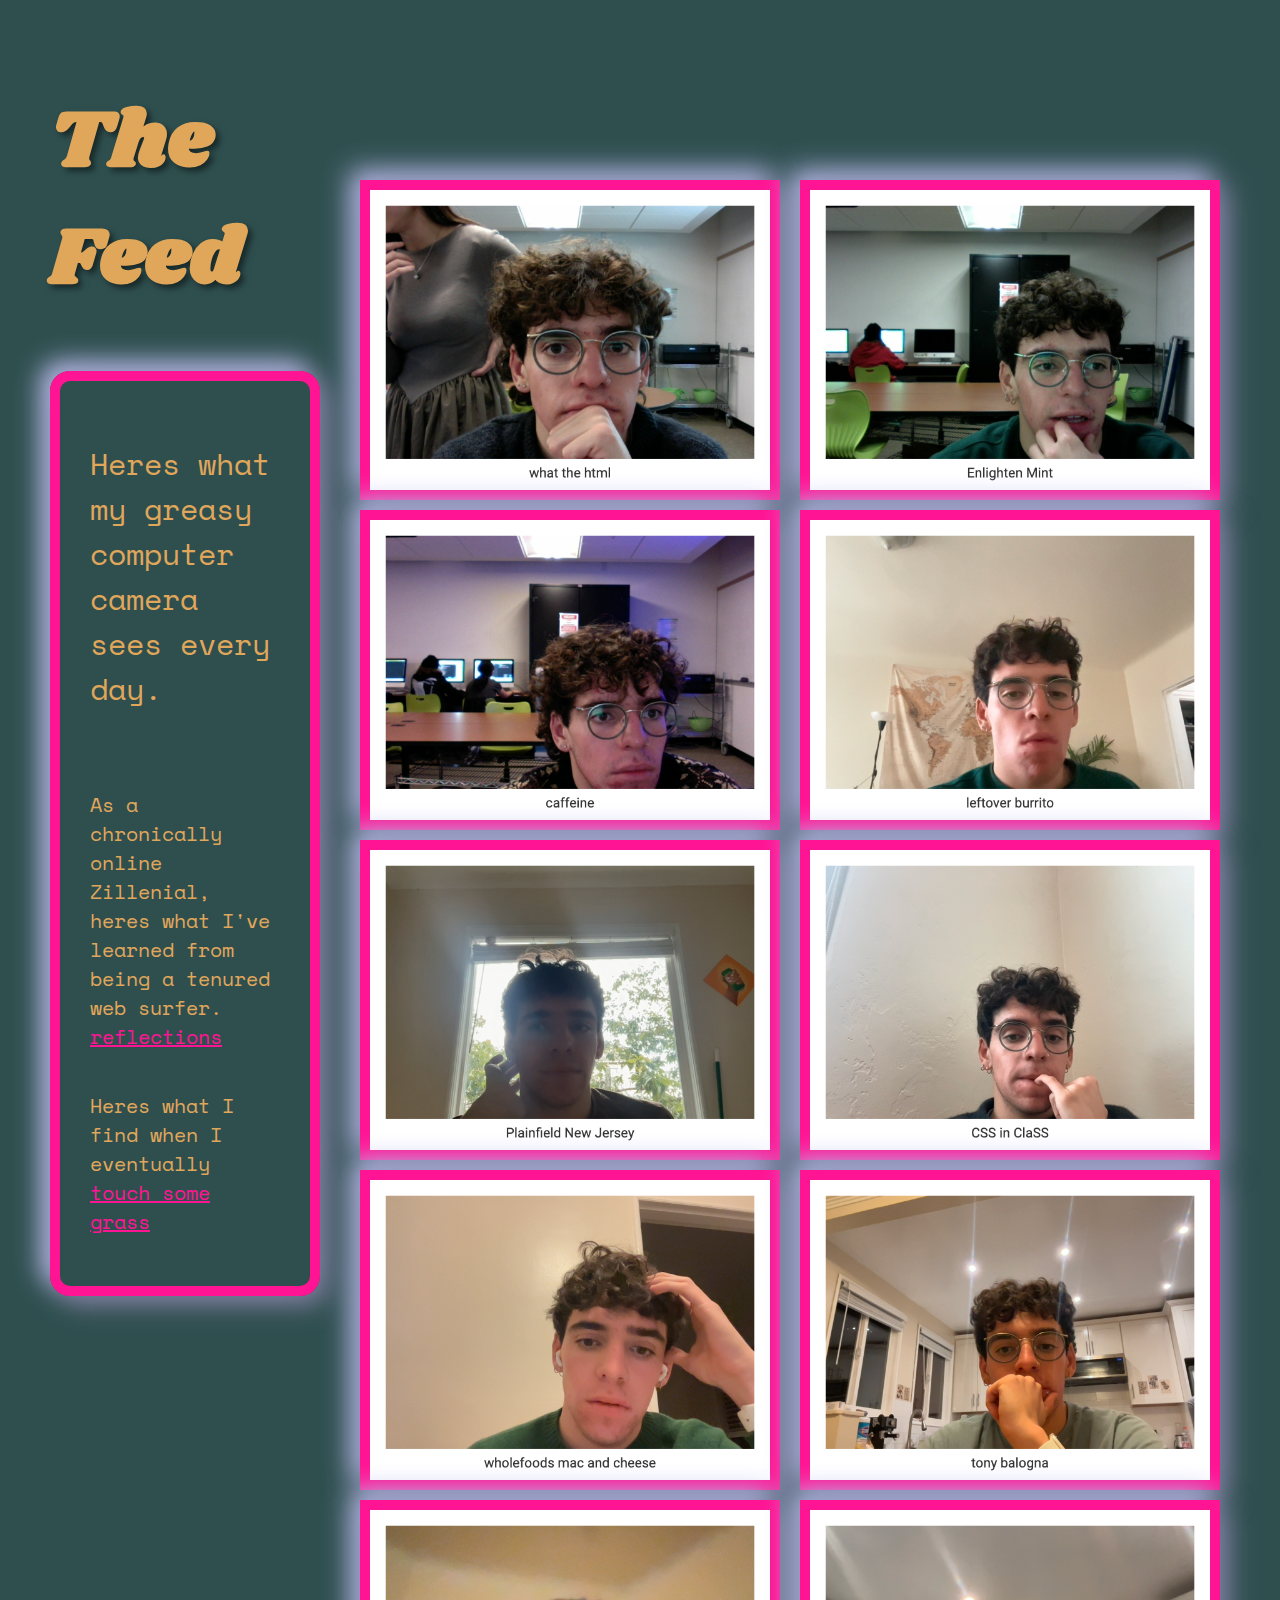
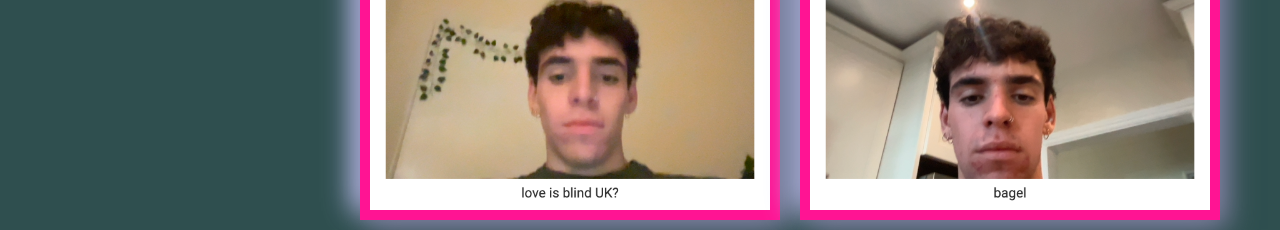
<file: index.html>
<html lang="en">
<head>
    <meta charset="UTF-8">
    <meta http-equiv="X-UA-Compatible" content="IE=edge">
    <meta name="viewport" content="width=device-width, initial-scale=1.0">
    <title>The Feed</title>

    <link href="styles.css" rel="stylesheet">

    <link rel="preconnect" href="https://fonts.googleapis.com">
    <link rel="preconnect" href="https://fonts.gstatic.com" crossorigin>
    <link href="https://fonts.googleapis.com/css2?family=Shrikhand&family=Space+Mono&display=swap" rel="stylesheet">
    
</head>
<body>
    <div>
        <h1>The Feed</h1>
        <div class="paragraph">
            <p style="font-size:30px">Heres what my greasy computer camera sees every day.</p>
            <br>
            <p>
                As a chronically online Zillenial, heres what I've learned from being a tenured web surfer.
                <br><a href="reflections/index.html">reflections</a>
            </p>
            <p>Heres what I find when I eventually <a href="brady_dautrich_touchsomegrassGRID/index.html">touch some grass</a></p>
        </div>
    </div>
    <div class="container">
        <div class="glanceback"><img src="images/Untitled.png"width="400px"></div>
        <div class="glanceback"><img src="images/Untitled-2.png"width="400px"></div>
        <div class="glanceback"><img src="images/Untitled-3.png"width="400px"></div>
        <div class="glanceback"><img src="images/Untitled-4.png"width="400px"></div>
        <div class="glanceback"><img src="images/Untitled-5.png"width="400px"></div>
    </div>
    <div class="container">
        <div class="glanceback"><img src="images/Untitled-6.png"width="400px"></div>
        <div class="glanceback"><img src="images/Untitled-7.png"width="400px"></div>
        <div class="glanceback"><img src="images/Untitled-8.png"width="400px"></div>
        <div class="glanceback"><img src="images/Untitled-9.png"width="400px"></div>
        <div class="glanceback"><img src="images/Untitled-10.png"width="400px"></div>
    </div>
</body>
</html>
</file>
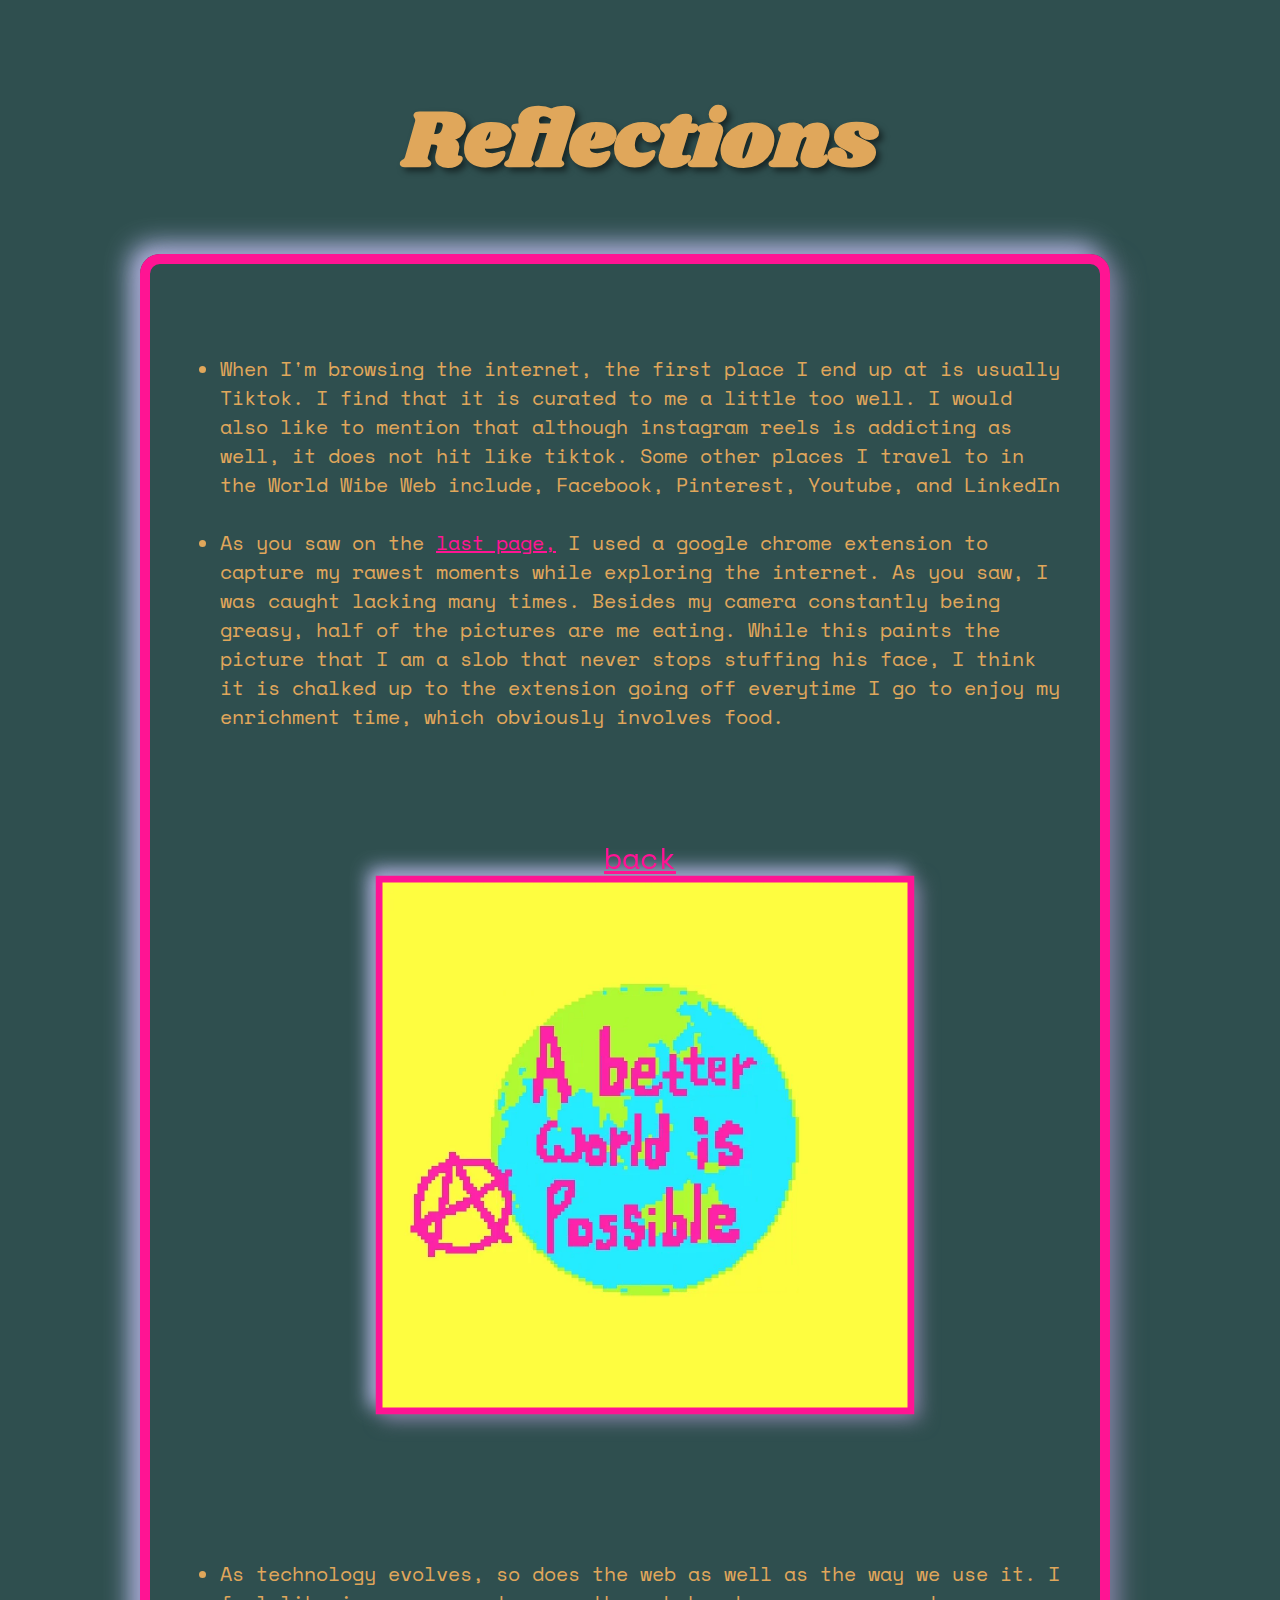
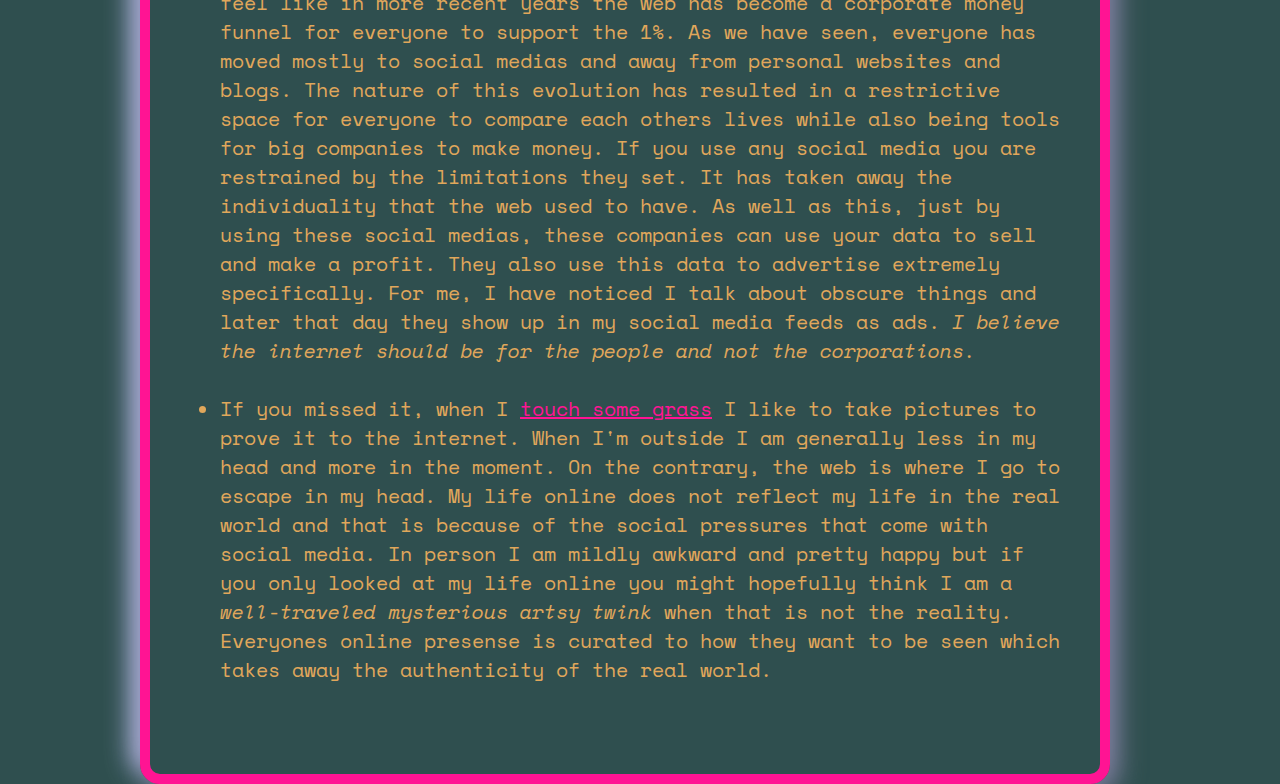
<file: reflections/index.html>
<html lang="en">
<head>
    <meta charset="UTF-8">
    <meta name="viewport" content="width=device-width, initial-scale=1.0">
    <title>reflections</title>

    <link rel="preconnect" href="https://fonts.googleapis.com">
    <link rel="preconnect" href="https://fonts.gstatic.com" crossorigin>
    <link href="https://fonts.googleapis.com/css2?family=Shrikhand&family=Space+Mono&display=swap" rel="stylesheet">

    <link rel="stylesheet" href="../styles.css">

    <style>
        body{
            display: flex;
            align-items: center;
            flex-direction: column;
            width: 1000px;
        }

        img{
            transform: scale(70%);
        }

        img:hover{
            transform: scale(90%);
        }

    </style>

</head>
<body>
    <h1>Reflections</h1>
    <div class="paragraph">
        <p>
            <ul>
                <li>When I'm browsing the internet, the first place I end up at is usually Tiktok. I find that it is curated to me a little too well. I would also like to mention that although instagram reels is addicting as well, it does not hit like tiktok. Some other places I travel to in the World Wibe Web include, Facebook, Pinterest, Youtube, and LinkedIn</li>
                <br>
                <li>As you saw on the <a href="../index.html">last page,</a> I used a google chrome extension to capture my rawest moments while exploring the internet. As you saw, I was caught lacking many times. Besides my camera constantly being greasy, half of the pictures are me eating. While this paints the picture that I am a slob that never stops stuffing his face, I think it is chalked up to the extension going off everytime I go to enjoy my enrichment time, which obviously involves food.</li>
                <br>
                <img src="../images/giphy.webp">
                <br>
                <li>As technology evolves, so does the web as well as the way we use it. I feel like in more recent years the web has become a corporate money funnel for everyone to support the 1%. As we have seen, everyone has moved mostly to social medias and away from personal websites and blogs. The nature of this evolution has resulted in a restrictive space for everyone to compare each others lives while also being tools for big companies to make money. If you use any social media you are restrained by the limitations they set. It has taken away the individuality that the web used to have. As well as this, just by using these social medias, these companies can use your data to sell and make a profit. They also use this data to advertise extremely specifically. For me, I have noticed I talk about obscure things and later that day they show up in my social media feeds as ads. <em>I believe the internet should be for the people and not the corporations.</em></li>
                <br>
                <li>If you missed it, when I <a href="../brady_dautrich_touchsomegrassGRID/index.html">touch some grass</a> I like to take pictures to prove it to the internet. When I'm outside I am generally less in my head and more in the moment. On the contrary, the web is where I go to escape in my head. My life online does not reflect my life in the real world and that is because of the social pressures that come with social media. In person I am mildly awkward and pretty happy but if you only looked at my life online you might hopefully think I am a <em>well-traveled mysterious artsy twink</em> when that is not the reality. Everyones online presense is curated to how they want to be seen which takes away the authenticity of the real world.</li>
            </ul>
        </p>
    </div>
    <footer><a href="../index.html">back</a></footer>
</body>
</html>
</file>
<file: styles.css>
body{
    background-color:darkslategrey;
    color: rgb(224, 167, 91);
    display: flex;
    justify-content: space-around;
    font-family: 'Space Mono', monospace;
    margin: auto;
    font-size: 20px;
    padding-top: 30px;
    padding-left: 50px;
    padding-right: 50px;
}

h1{
    color: rgb(224, 167, 91);
    font-size: 80px;
    font-family: 'Shrikhand', serif;
    text-shadow: 4px 4px 6px rgba(0, 0, 0, 0.5);
}

a{
    color: deeppink;
}

a:visited{
    color: deeppink;
}

a:hover{
    color:rgb(255, 187, 223);
    background-color: deeppink;
    box-shadow: 9px 9px 26px #797998, -9px -9px 26px #c1c1f2;
}

img{
    background-color: deeppink;
    padding: 10px;
    box-shadow: 9px 9px 26px #797998, -9px -9px 26px #c1c1f2;
}

img:hover{
    transform: scale(110%);
    transition: .5s;
    filter: saturate(300%);
    box-shadow: 18px 18px 52px #797998, -18px -18px 52px #c1c1f2;
}

.container{
    display: flex;
    flex-direction: column;
    padding-top: 150px;
    padding-left: 10px;
    padding-right: 10px;
}

.glanceback{
    padding-bottom: 10px;
}

footer{
    position: fixed;
    bottom: 0;
    left: 50%;
    transform: translateX(-50%);
    width: 100%;
    padding: 20px 0;
    text-align: center;
    font-size: 30px;
}

.paragraph{
    display: flex;
    flex-direction: column;
    justify-content:start;
    padding: 30px;
    margin-right: 30px;
    border-radius: 20px;
    border-style: solid;
    border-width: 10px;
    border-color: deeppink;
    box-shadow: 9px 9px 26px #797998, -9px -9px 26px #c1c1f2;
    width: fit-content;
}

ul{
    display: flex;
    flex-direction: column;
    align-items: center;
}
</file>
